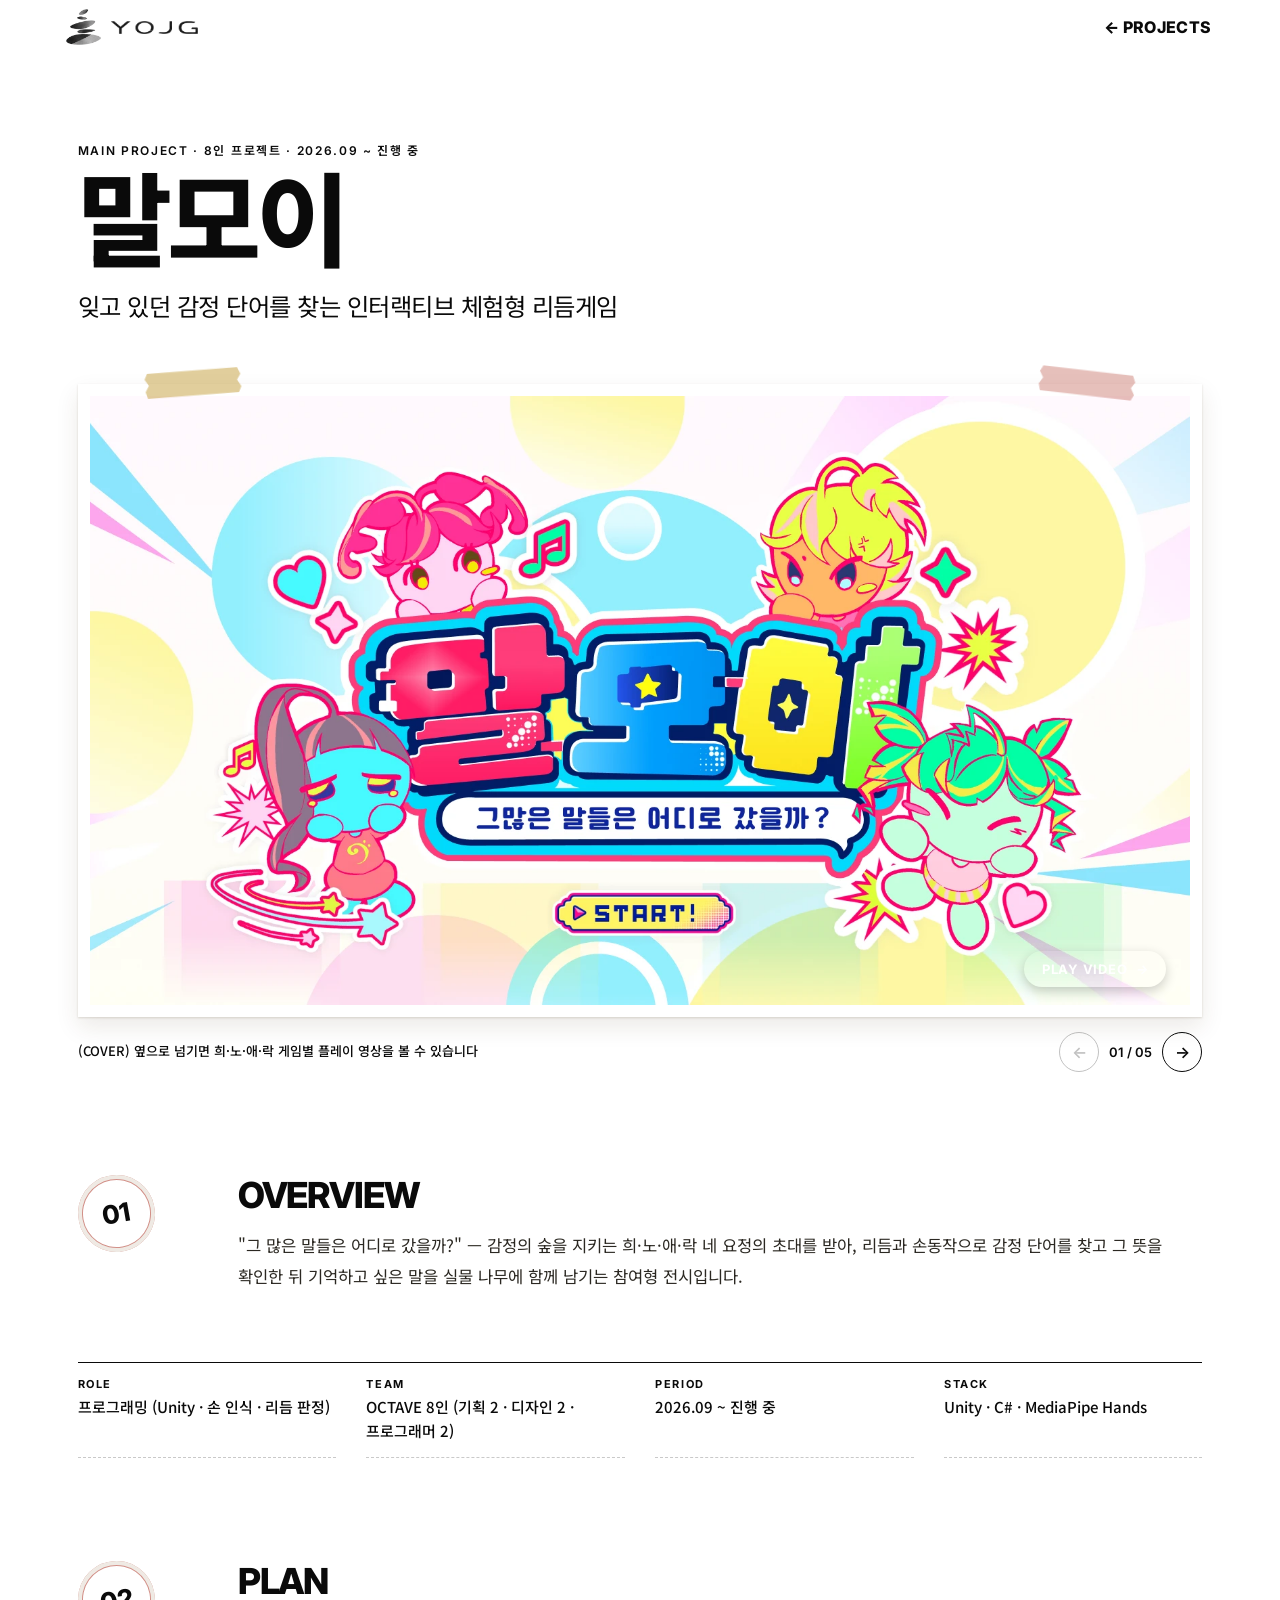
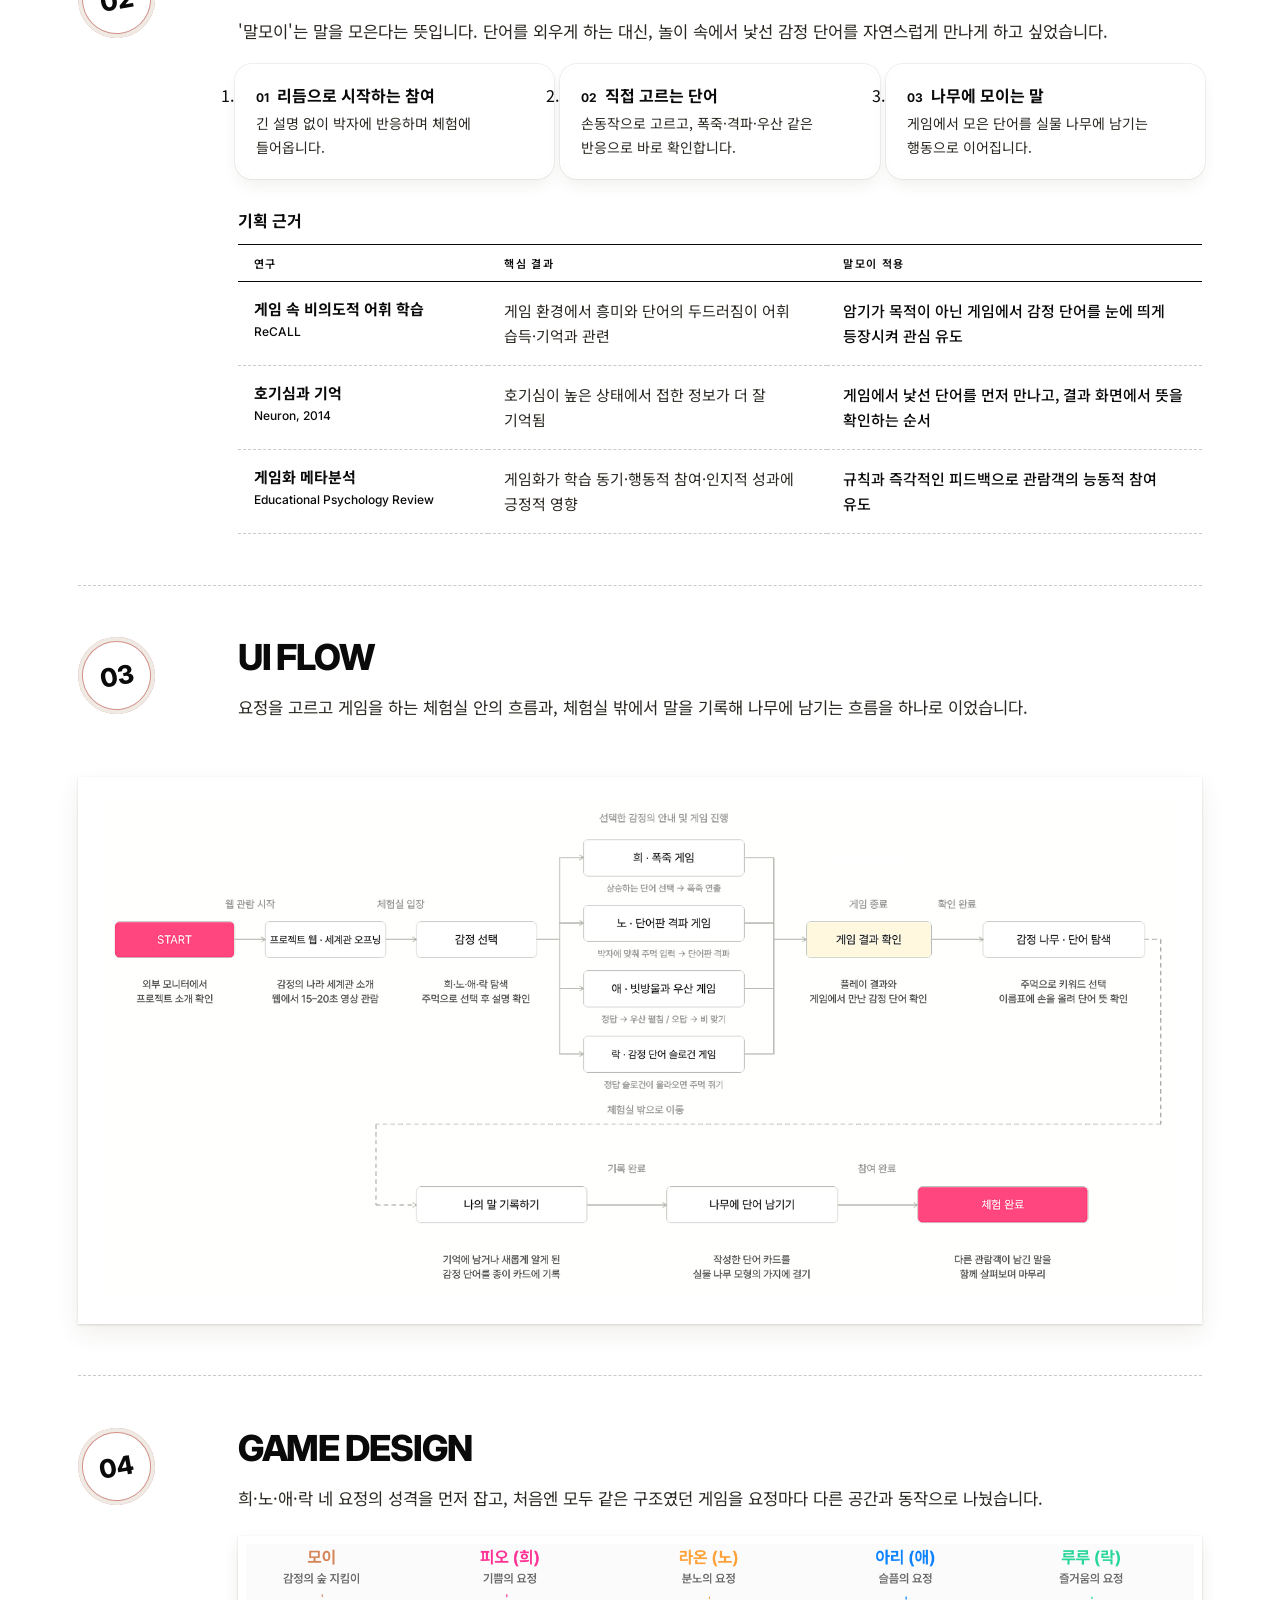
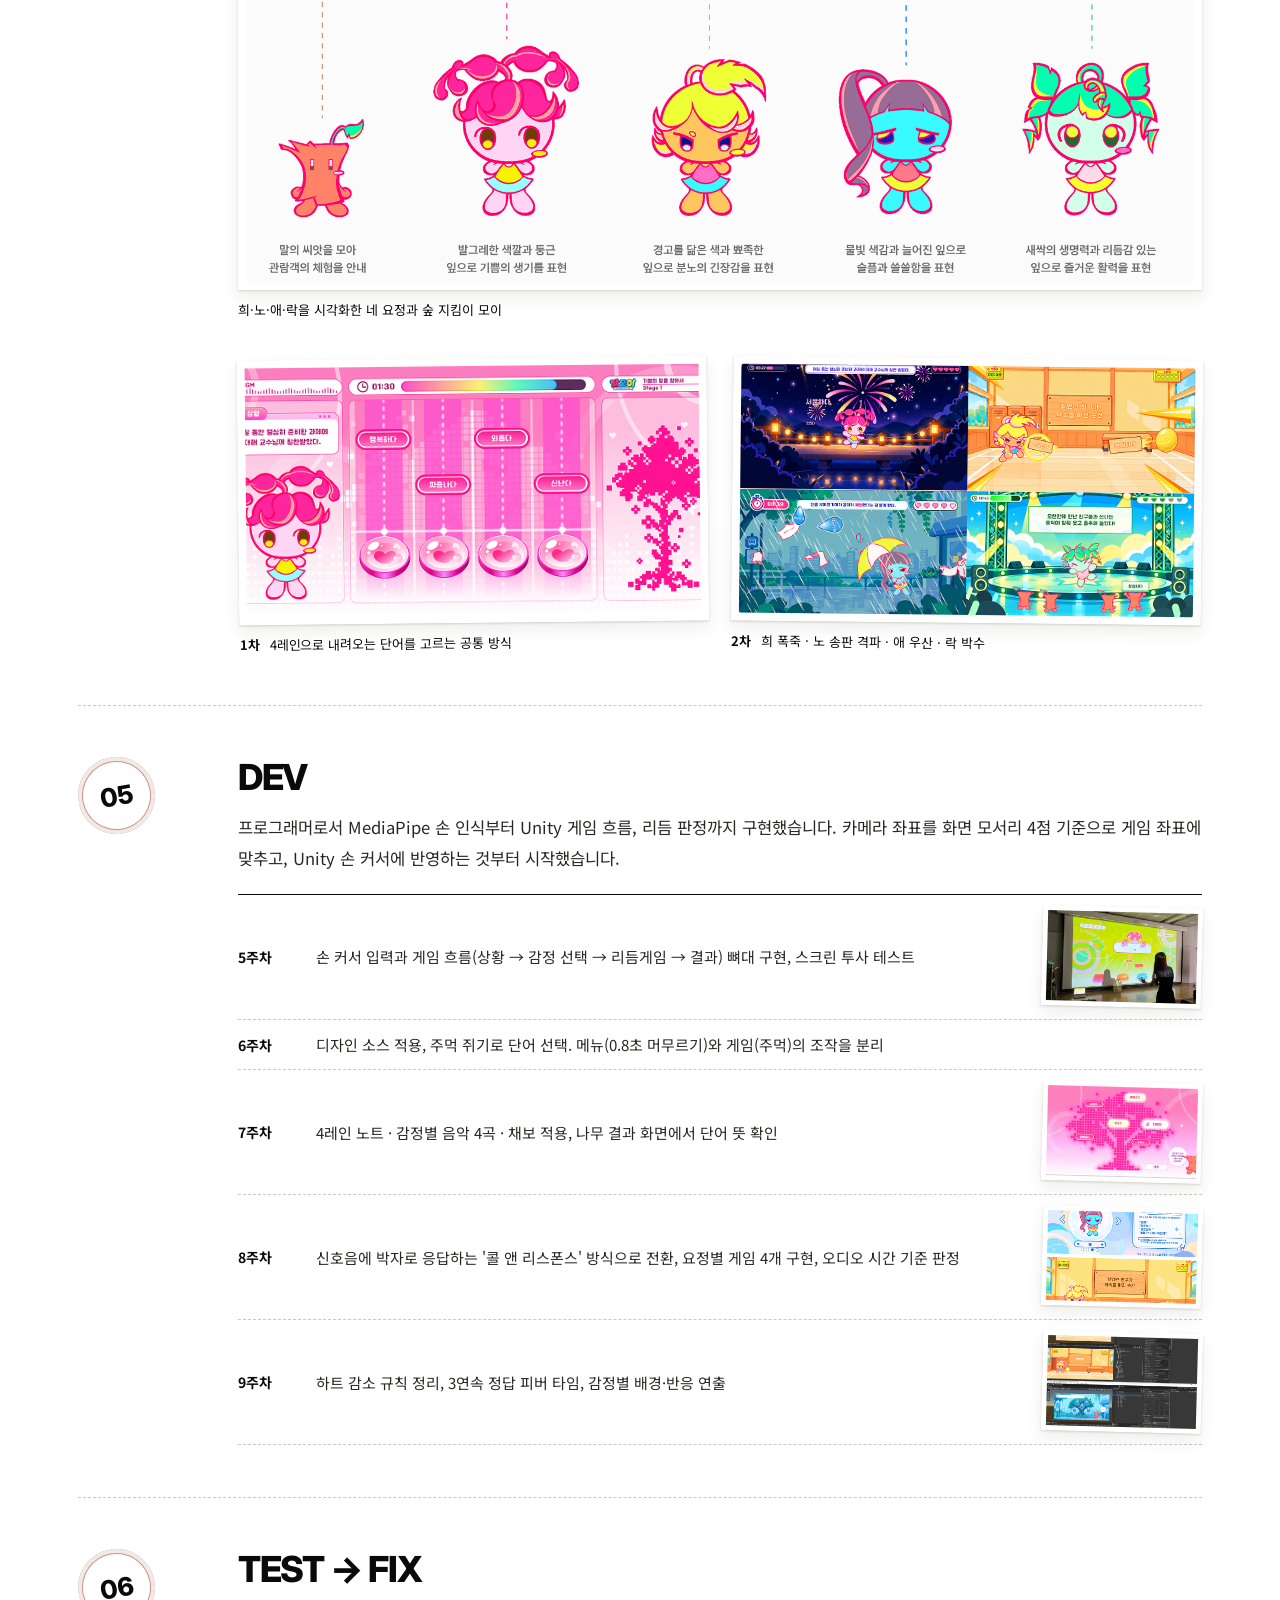
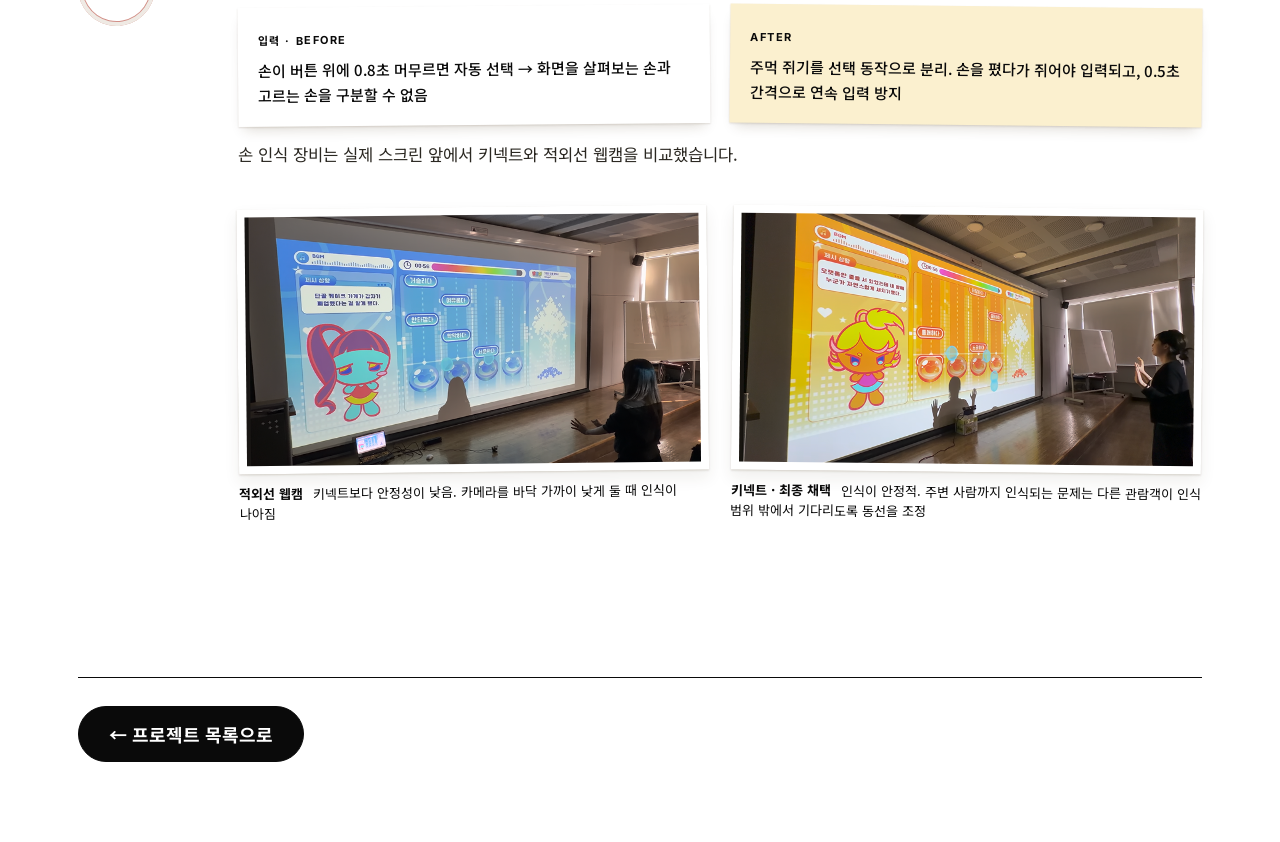
<file: malmoi.html>
<!DOCTYPE html>
<html lang="ko">
<head>
  <meta charset="UTF-8">
  <meta name="viewport" content="width=device-width, initial-scale=1">
  <title>말모이 — YOUJUNG PORTFOLIO</title>
  <meta name="description" content="잊고 있던 감정 단어를 찾는 인터랙티브 체험형 리듬게임, 말모이">
  <link rel="icon" href="assets/favicon.svg?v=3" type="image/svg+xml">
  <link rel="icon" href="assets/favicon-64.png?v=3" type="image/png" sizes="64x64">
  <link rel="shortcut icon" href="assets/favicon.ico?v=3">
  <link rel="apple-touch-icon" href="assets/apple-touch-icon.png?v=3">
  <link rel="preconnect" href="https://fonts.googleapis.com">
  <link rel="preconnect" href="https://fonts.gstatic.com" crossorigin>
  <link href="https://fonts.googleapis.com/css2?family=Inter:wght@300;400;600;800;900&family=Noto+Sans+KR:wght@300;400;500;700&display=swap" rel="stylesheet">
  <link rel="stylesheet" href="css/style.css?v=20261112j">
  <link rel="stylesheet" href="css/detail.css?v=20261118x">
</head>
<body class="scrolled detail">

  <a class="logo" href="index.html" aria-label="YOJG, 메인으로 이동"><img class="logo__tower" src="assets/logo-tower.png" alt=""><img class="logo__word" src="assets/logo-wordmark.png" alt="YOJG"></a>
  <nav class="nav" aria-label="메인 메뉴">
    <a href="index.html#projects">← PROJECTS</a>
  </nav>

  <main class="dt">
    <header class="dt__hero">
      <p class="dt__meta">MAIN PROJECT · 8인 프로젝트 · 2026.09 ~ 진행 중</p>
      <h1>말모이</h1>
      <p class="dt__lead">잊고 있던 감정 단어를 찾는 인터랙티브 체험형 리듬게임</p>
    </header>

    <!-- 대표 이미지 → 옆으로 넘기면 플레이 영상 -->
    <div class="dt__slider" id="dtSlider" aria-roledescription="carousel" aria-label="말모이 대표 이미지와 플레이 영상">
      <div class="dt__track" id="dtTrack" tabindex="0">
        <div class="dt__slide dt__cover" role="img" aria-label="말모이 대표 이미지"></div>
        <div class="dt__slide">
          <video src="assets/malmoi-play.mp4" poster="assets/malmoi-play-poster.webp" muted loop playsinline controls preload="metadata" aria-label="희 게임 플레이 영상"></video>
        </div>
        <div class="dt__slide">
          <video src="assets/malmoi-no.mp4" poster="assets/malmoi-no-poster.webp" muted loop playsinline controls preload="none" aria-label="노 게임 플레이 영상"></video>
        </div>
        <div class="dt__slide">
          <video src="assets/malmoi-ae.mp4" poster="assets/malmoi-ae-poster.webp" muted loop playsinline controls preload="none" aria-label="애 게임 플레이 영상"></video>
        </div>
        <div class="dt__slide">
          <video src="assets/malmoi-rak.mp4" poster="assets/malmoi-rak-poster.webp" muted loop playsinline controls preload="none" aria-label="락 게임 플레이 영상"></video>
        </div>
      </div>
      <button class="dt__play" id="dtPlay" type="button">PLAY VIDEO <i aria-hidden="true">→</i></button>
      <div class="dt__bar">
        <p class="dt__cap" id="dtCap" aria-live="polite"></p>
        <div class="dt__nav">
          <button type="button" id="dtPrev" aria-label="이전">←</button>
          <span id="dtCount">01 / 05</span>
          <button type="button" id="dtNext" aria-label="다음">→</button>
        </div>
      </div>
    </div>
    <script>
      (() => {
        const track = document.getElementById('dtTrack');
        const videos = [...track.children].map(s => s.querySelector('video'));
        const prev = document.getElementById('dtPrev'), next = document.getElementById('dtNext');
        const cap = document.getElementById('dtCap'), count = document.getElementById('dtCount');
        const play = document.getElementById('dtPlay');
        const reduce = matchMedia('(prefers-reduced-motion: reduce)').matches;
        const SOUND = ' · 소리는 영상 우측 하단에서 켤 수 있습니다';
        const CAPS = ['(COVER) 옆으로 넘기면 희·노·애·락 게임별 플레이 영상을 볼 수 있습니다',
                      '(희) 기쁨의 요정 피오의 게임 플레이 화면' + SOUND,
                      '(노) 다가오는 단어판을 주먹 쥐기로 격파하는 플레이 화면' + SOUND,
                      '(애) 손을 쥐었다 펴서 빗방울 단어를 우산으로 막는 플레이 화면' + SOUND,
                      '(락) 정답 슬로건이 올라올 때 박수로 응답하는 플레이 화면' + SOUND];
        const N = track.children.length;
        let idx = -1;
        const go = i => track.scrollTo({ left: i * track.clientWidth, behavior: reduce ? 'auto' : 'smooth' });
        const update = () => {
          const i = Math.round(track.scrollLeft / track.clientWidth);
          if (i === idx) return;
          idx = i;
          cap.textContent = CAPS[i];
          count.textContent = `0${i + 1} / 0${N}`;
          prev.disabled = i === 0; next.disabled = i === N - 1;
          play.hidden = i !== 0;
          /* 영상 슬라이드에 오면 재생, 벗어나면 멈춤 (움직임 줄이기 사용자는 직접 재생) */
          videos.forEach((v, k) => {
            if (!v) return;
            if (k === i && !reduce) v.play().catch(() => {});
            else if (k !== i) v.pause();
          });
        };
        track.addEventListener('scroll', () => requestAnimationFrame(update), { passive: true });
        addEventListener('resize', () => { track.scrollLeft = idx * track.clientWidth; });
        prev.addEventListener('click', () => go(idx - 1));
        next.addEventListener('click', () => go(idx + 1));
        play.addEventListener('click', () => go(1));
        track.addEventListener('keydown', e => {
          if (e.key === 'ArrowRight' && idx < N - 1) { e.preventDefault(); go(idx + 1); }
          if (e.key === 'ArrowLeft' && idx > 0) { e.preventDefault(); go(idx - 1); }
        });
        update();
      })();
    </script>

    <section class="dt__sec pc__step">
      <div class="pc__head"><b>01</b></div>
      <div class="pc__body">
        <h2 class="pc__title">OVERVIEW</h2>
        <p>"그 많은 말들은 어디로 갔을까?" — 감정의 숲을 지키는 희·노·애·락 네 요정의 초대를 받아, 리듬과 손동작으로 감정 단어를 찾고 그 뜻을 확인한 뒤 기억하고 싶은 말을 실물 나무에 함께 남기는 참여형 전시입니다.</p>
      </div>
      <dl class="dt__info pc__span">
        <div><dt>ROLE</dt><dd>프로그래밍 (Unity · 손 인식 · 리듬 판정)</dd></div>
        <div><dt>TEAM</dt><dd>OCTAVE 8인 (기획 2 · 디자인 2 · 프로그래머 2)</dd></div>
        <div><dt>PERIOD</dt><dd>2026.09 ~ 진행 중</dd></div>
        <div><dt>STACK</dt><dd>Unity · C# · MediaPipe Hands</dd></div>
      </dl>
    </section>

    <section class="dt__sec" id="process">

      <ol class="pc">
        <li class="pc__step">
          <div class="pc__head"><b>02</b></div>
          <div class="pc__body">
            <h3>PLAN</h3>
            <p>'말모이'는 말을 모은다는 뜻입니다. 단어를 외우게 하는 대신, 놀이 속에서 낯선 감정 단어를 자연스럽게 만나게 하고 싶었습니다.</p>
            <ol class="pc__refs">
              <li><h4>리듬으로 시작하는 참여</h4><p>긴 설명 없이 박자에 반응하며 체험에 들어옵니다.</p></li>
              <li><h4>직접 고르는 단어</h4><p>손동작으로 고르고, 폭죽·격파·우산 같은 반응으로 바로 확인합니다.</p></li>
              <li><h4>나무에 모이는 말</h4><p>게임에서 모은 단어를 실물 나무에 남기는 행동으로 이어집니다.</p></li>
            </ol>
            <table class="pc__research">
              <caption>기획 근거</caption>
              <thead><tr><th scope="col">연구</th><th scope="col">핵심 결과</th><th scope="col">말모이 적용</th></tr></thead>
              <tbody>
                <tr><th scope="row">게임 속 비의도적 어휘 학습<small>ReCALL</small></th><td data-label="핵심 결과">게임 환경에서 흥미와 단어의 두드러짐이 어휘 습득·기억과 관련</td><td data-label="말모이 적용">암기가 목적이 아닌 게임에서 감정 단어를 눈에 띄게 등장시켜 관심 유도</td></tr>
                <tr><th scope="row">호기심과 기억<small>Neuron, 2014</small></th><td data-label="핵심 결과">호기심이 높은 상태에서 접한 정보가 더 잘 기억됨</td><td data-label="말모이 적용">게임에서 낯선 단어를 먼저 만나고, 결과 화면에서 뜻을 확인하는 순서</td></tr>
                <tr><th scope="row">게임화 메타분석<small>Educational Psychology Review</small></th><td data-label="핵심 결과">게임화가 학습 동기·행동적 참여·인지적 성과에 긍정적 영향</td><td data-label="말모이 적용">규칙과 즉각적인 피드백으로 관람객의 능동적 참여 유도</td></tr>
              </tbody>
            </table>
          </div>
        </li>

        <li class="pc__step">
          <div class="pc__head"><b>03</b></div>
          <div class="pc__body">
            <h3>UI FLOW</h3>
            <p>요정을 고르고 게임을 하는 체험실 안의 흐름과, 체험실 밖에서 말을 기록해 나무에 남기는 흐름을 하나로 이었습니다.</p>
          </div>
          <figure class="pc__wide">
            <img src="assets/malmoi/ui-flow.png" alt="체험 UI 플로우: START → 프로젝트 웹·세계관 오프닝 → 감정 선택 → 희 폭죽 / 노 단어판 격파 / 애 빗방울과 우산 / 락 감정 단어 슬로건 게임 → 게임 결과 확인 → 감정 나무·단어 탐색 → 체험실 밖으로 이동 → 나의 말 기록하기 → 나무에 단어 남기기 → 체험 완료" loading="lazy" width="1590" height="725">
          </figure>
        </li>

        <li class="pc__step">
          <div class="pc__head"><b>04</b></div>
          <div class="pc__body">
            <h3>GAME DESIGN</h3>
            <p>희·노·애·락 네 요정의 성격을 먼저 잡고, 처음엔 모두 같은 구조였던 게임을 요정마다 다른 공간과 동작으로 나눴습니다.</p>
            <figure class="pc__fig"><img src="assets/malmoi/characters.webp?v=3" alt="모이, 피오(희), 라온(노), 아리(애), 루루(락) 캐릭터" loading="lazy" width="1600" height="570"><figcaption>희·노·애·락을 시각화한 네 요정과 숲 지킴이 모이</figcaption></figure>
            <div class="pc__pair">
              <figure><img src="assets/malmoi/design-v1.webp?v=3" alt="1차 공통 리듬게임 화면" loading="lazy" width="642" height="300"><figcaption><b>1차</b> 4레인으로 내려오는 단어를 고르는 공통 방식</figcaption></figure>
              <figure><img src="assets/malmoi/design-v2.webp?v=3" alt="2차 요정별 리듬게임 화면 4종" loading="lazy" width="616" height="348"><figcaption><b>2차</b> 희 폭죽 · 노 송판 격파 · 애 우산 · 락 박수</figcaption></figure>
            </div>
          </div>
        </li>

        <li class="pc__step">
          <div class="pc__head"><b>05</b></div>
          <div class="pc__body">
            <h3>DEV</h3>
            <p>프로그래머로서 MediaPipe 손 인식부터 Unity 게임 흐름, 리듬 판정까지 구현했습니다. 카메라 좌표를 화면 모서리 4점 기준으로 게임 좌표에 맞추고, Unity 손 커서에 반영하는 것부터 시작했습니다.</p>
            <ol class="pc__weeks">
              <li><b>5주차</b><span>손 커서 입력과 게임 흐름(상황 → 감정 선택 → 리듬게임 → 결과) 뼈대 구현, 스크린 투사 테스트</span><img src="assets/malmoi/week5.webp?v=3" alt="5주차 스크린 투사 손 인식 테스트" loading="lazy" width="549" height="299"></li>
              <li><b>6주차</b><span>디자인 소스 적용, 주먹 쥐기로 단어 선택. 메뉴(0.8초 머무르기)와 게임(주먹)의 조작을 분리</span></li>
              <li><b>7주차</b><span>4레인 노트 · 감정별 음악 4곡 · 채보 적용, 나무 결과 화면에서 단어 뜻 확인</span><img src="assets/malmoi/week7-tree.webp?v=3" alt="7주차 나무 결과 화면" loading="lazy" width="483" height="226"></li>
              <li><b>8주차</b><span>신호음에 박자로 응답하는 '콜 앤 리스폰스' 방식으로 전환, 요정별 게임 4개 구현, 오디오 시간 기준 판정</span><img src="assets/malmoi/week8.webp?v=3" alt="8주차 캐릭터 선택과 노 격파 게임 화면" loading="lazy" width="595" height="563"></li>
              <li><b>9주차</b><span>하트 감소 규칙 정리, 3연속 정답 피버 타임, 감정별 배경·반응 연출</span><img src="assets/malmoi/week9.webp?v=3" alt="9주차 Unity 작업 화면" loading="lazy" width="523" height="550"></li>
            </ol>
          </div>
        </li>

        <li class="pc__step">
          <div class="pc__head"><b>06</b></div>
          <div class="pc__body">
            <h3>TEST → FIX</h3>
            <div class="pc__ba">
              <div><em>입력 · BEFORE</em><p>손이 버튼 위에 0.8초 머무르면 자동 선택 → 화면을 살펴보는 손과 고르는 손을 구분할 수 없음</p></div>
              <div><em>AFTER</em><p>주먹 쥐기를 선택 동작으로 분리. 손을 폈다가 쥐어야 입력되고, 0.5초 간격으로 연속 입력 방지</p></div>
            </div>
            <p>손 인식 장비는 실제 스크린 앞에서 키넥트와 적외선 웹캠을 비교했습니다.</p>
            <div class="pc__pair">
              <figure><img src="assets/malmoi/ir-webcam.webp?v=3" alt="적외선 웹캠으로 손 인식 테스트하는 모습" loading="lazy" width="736" height="410"><figcaption><b>적외선 웹캠</b> 키넥트보다 안정성이 낮음. 카메라를 바닥 가까이 낮게 둘 때 인식이 나아짐</figcaption></figure>
              <figure><img src="assets/malmoi/kinect.webp?v=3" alt="키넥트로 손 인식 테스트하는 모습" loading="lazy" width="738" height="411"><figcaption><b>키넥트 · 최종 채택</b> 인식이 안정적. 주변 사람까지 인식되는 문제는 다른 관람객이 인식 범위 밖에서 기다리도록 동선을 조정</figcaption></figure>
            </div>
          </div>
        </li>
      </ol>
    </section>

    <footer class="dt__foot"><a class="btn btn--fill" href="index.html#projects">← 프로젝트 목록으로</a></footer>
  </main>
</body>
</html>
</file>
<file: css/style.css>
:root{
  --ink:#0a0a0a; --bg:#fff; --gray:#d9d9d9; --paper:#efeae4; --mute:#8a8a8a;
  --line:#3d8fd0; /* 파랑 = 연결선 (과정) : 선 · BAR */
  --hl:#f4e86d;   /* 노랑 = 점 (결과·포인트) : 점 · 형광펜. 원래 메인의 노란 선 색 */
  --pad:clamp(20px,4.5vw,64px);
  --en:'Inter','Noto Sans KR',sans-serif; --kr:'Noto Sans KR','Inter',sans-serif;
}
*{box-sizing:border-box;margin:0;padding:0}
html{scroll-behavior:smooth}
body{background:var(--bg);color:var(--ink);font-family:var(--kr);line-height:1.6;overflow-x:hidden;-webkit-font-smoothing:antialiased}
a{color:inherit;text-decoration:none}
ul{list-style:none}
button,input,textarea{font:inherit;color:inherit}
svg.tower{display:block;width:100%;height:100%;overflow:visible}


/* ---------- HEADER ---------- */
body::before{content:"";position:fixed;left:0;right:0;top:0;height:54px;z-index:49;background:rgba(255,255,255,.8);-webkit-backdrop-filter:blur(8px);backdrop-filter:blur(8px)}
.logo{position:fixed;left:var(--pad);top:7px;z-index:50;padding:2px 8px;display:flex;align-items:center;gap:10px;
  opacity:0;transform:translateY(-12px);pointer-events:none;transition:.35s}
.logo__tower{height:36px;width:auto;display:block}
.logo__word{height:13px;width:auto;display:block}
.scrolled .logo{opacity:1;transform:none;pointer-events:auto}
.nav{position:fixed;right:var(--pad);top:12px;z-index:50;display:flex;gap:4px}
.nav a{padding:4px 11px;font:800 16px/1.4 var(--en);letter-spacing:.02em;transition:.2s}
.nav a:hover,.nav a.on{background:var(--ink);color:#fff}
.nav-toggle{display:none}

/* ---------- COMMON ---------- */
.reveal{opacity:0;transform:translateY(34px);transition:opacity .9s ease,transform .9s cubic-bezier(.2,.7,.2,1)}
.reveal.in{opacity:1;transform:none}

main{position:relative;overflow-x:clip}
/* 예전 메인의 흐름선 (파랑·검정·노랑) */
.flow{position:absolute;left:0;top:0;width:100%;height:100vh;z-index:1;overflow:visible;pointer-events:none;will-change:transform}
.flow line{stroke-width:12;stroke-linecap:butt}
/* 선의 교차점 태그 (돌탑보다 위) */
.flowtags{position:absolute;left:0;top:0;width:100%;height:0;z-index:3;pointer-events:none;will-change:transform}
.ftag{position:absolute;left:0;top:0;display:flex;align-items:center;gap:6px;white-space:nowrap}
.ftag>*{opacity:0;transform:translateY(8px);transition:opacity .5s ease,transform .5s ease}
.ftag.on>*{opacity:1;transform:none}
.ftag i{width:18px;height:18px;margin:-9px 0 0 -9px;position:absolute;left:0;top:0;border-radius:50%;background:var(--hl);border:3px solid var(--line)}
.ftag em{position:absolute;left:18px;top:0;translate:0 -50%;padding:7px 14px;border-radius:99px;background:#fff;font:800 clamp(11px,.85vw,15px)/1 var(--en);font-style:normal;letter-spacing:.1em;color:var(--ink);box-shadow:0 2px 10px rgba(0,0,0,.08)}
.ftag--flip em{left:auto;right:18px}
.ftag small{font-size:1em;color:var(--mute)}
@media (prefers-reduced-motion:reduce){.ftag>*{transition:none}}
/* 텍스트 블록: 아무 영향도 받지 않는 완전한 흰색 */
.pitem__info,.abt__body,.skl__group,.cts__hero>div:first-child,.cts__links,.cts__form{background:#fff}
/* 텍스트가 선에 뚫리지 않도록 About 정보는 흰 배경 */
.abt__info{background:#fff;padding:0 clamp(8px,1vw,16px)}

.pills{display:flex;flex-wrap:wrap;gap:8px;margin-bottom:clamp(36px,5vw,72px)}
.pill{display:inline-block;border:1.5px solid var(--ink);border-radius:99px;padding:4px 16px;font:700 16px/1.6 var(--kr);transition:.2s}
.pill:hover{background:var(--ink);color:#fff}
.btn{display:inline-block;border:1.5px solid var(--ink);border-radius:99px;padding:14px 30px;font:700 18px var(--kr);cursor:pointer;background:#fff;transition:.2s}
.btn:hover{background:var(--ink);color:#fff}
.btn--fill{background:var(--ink);color:#fff}
.btn--fill:hover{background:#fff;color:var(--ink)}
.form{display:grid;gap:16px}
.form label{display:grid;gap:6px;font:800 14px var(--en);letter-spacing:.06em}
.form input,.form textarea{border:0;border-bottom:1.5px solid var(--ink);padding:8px 0;background:transparent;font-size:19px;outline:0;border-radius:0;resize:vertical}
.form input:focus,.form textarea:focus{background:var(--paper)}
.form .btn{justify-self:start}
.form__note{font-size:15px;color:#c0392b;min-height:1em}
.foot{margin-top:clamp(60px,9vw,130px);padding-top:16px;border-top:1.5px solid var(--ink);display:flex;justify-content:space-between;gap:16px;font:600 15px var(--en)}

/* ---------- RESPONSIVE ---------- */
@media (max-width:720px){
  .nav{flex-direction:column;align-items:flex-end;top:54px;opacity:0;pointer-events:none;transform:translateY(-8px);transition:.25s}
  .nav.open{opacity:1;pointer-events:auto;transform:none}
  .nav a{background:rgba(255,255,255,.8)}
  .nav-toggle{display:block;position:fixed;right:var(--pad);top:12px;z-index:51;background:none;border:0;padding:3px 9px;font:800 16px/1.4 var(--en);cursor:pointer}
  .nav a,.nav-toggle{font-size:14px}
}
@media (prefers-reduced-motion:reduce){
  html{scroll-behavior:auto}
  .reveal{transition:none;opacity:1;transform:none}
}

/* ---------- PROJECT MODAL ---------- */
body.modal-open{overflow:hidden}
.pmodal{position:fixed;inset:0;z-index:300;display:none;align-items:center;justify-content:center;padding:clamp(12px,3vw,40px)}
.pmodal.is-open{display:flex}
.pmodal__backdrop{position:absolute;inset:0;background:rgba(10,10,10,.55)}
.pmodal__panel{position:relative;width:min(1000px,100%);max-height:100%;overflow:auto;background:#fff;border:1.5px solid var(--ink);box-shadow:10px 10px 0 var(--ink);overscroll-behavior:contain}
.pmodal__close{position:absolute;right:14px;top:14px;z-index:2;width:40px;height:40px;border:1.5px solid var(--ink);border-radius:50%;background:#fff;font:600 16px var(--en);cursor:pointer;transition:.2s}
.pmodal__close:hover{background:var(--ink);color:#fff}
.pmodal__thumb{aspect-ratio:246/124;background:var(--gray) center/cover no-repeat;border-bottom:1.5px solid var(--ink)}
.pmodal__body{padding:clamp(24px,4vw,48px)}
.pmodal__meta{font:600 14px var(--en);color:var(--mute);letter-spacing:.02em}
.pmodal__title{margin-top:6px;font:900 clamp(30px,5vw,56px)/1.1 var(--kr);letter-spacing:-.03em}
.pmodal__lead{margin-top:14px;font:700 clamp(16px,1.8vw,20px)/1.5 var(--kr)}
.pmodal__desc{margin-top:14px;font:400 clamp(14px,1.5vw,17px)/1.75 var(--kr);color:#333;word-break:keep-all}
.pmodal__list{margin-top:28px;border-top:1.5px solid var(--ink);list-style:none}
.pmodal__list li{display:grid;grid-template-columns:150px 1fr;gap:12px;padding:12px 0;border-bottom:1px solid #ddd;font-size:clamp(14px,1.4vw,16px);line-height:1.65}
.pmodal__list strong{font-weight:700}
.pmodal__list span{color:#333;word-break:keep-all}
.pmodal__stack{margin-top:24px;display:flex;flex-wrap:wrap;align-items:center;gap:8px}
.pmodal__stack-label{margin-right:6px;font:600 12px var(--en);letter-spacing:.1em;color:#b5b5b5}
.chip{display:inline-block;border:1.5px solid var(--ink);border-radius:99px;background:#fff;padding:3px 16px;font:500 13px/1.6 var(--en);color:#777}
@media (max-width:720px){
  .pmodal__list li{grid-template-columns:1fr;gap:2px}
}
.pmodal__link{display:inline-block;margin-top:28px}
.pmodal__link[hidden]{display:none}
.pmodal__story{margin-top:14px;font:500 clamp(14px,1.5vw,17px)/1.75 var(--kr);color:#333;word-break:keep-all}
.pmodal__story[hidden],.pmodal__fix[hidden]{display:none}
.pmodal__fix{margin-top:28px;padding:clamp(16px,2.4vw,26px);border:1.5px dashed var(--ink)}
.pmodal__fix-label{font:600 12px var(--en);letter-spacing:.1em;color:var(--mute)}
.pmodal__fix-item{margin-top:18px}
.pmodal__fix-item+.pmodal__fix-item{margin-top:26px}
.pmodal__fix h4{margin-top:4px;font:800 clamp(16px,1.8vw,20px)/1.4 var(--kr)}
.pmodal__fix dl>div{display:grid;grid-template-columns:90px 1fr;gap:12px;padding:10px 0;border-bottom:1px solid #ddd;line-height:1.7;font-size:clamp(14px,1.4vw,16px)}
.pmodal__fix dl{margin-top:10px;border-top:1.5px solid var(--ink)}
.pmodal__fix dt{font-weight:700}
.pmodal__fix dd{color:#333;word-break:keep-all}
@media(max-width:720px){.pmodal__fix dl>div{grid-template-columns:1fr;gap:2px}}
.pmodal__panel{scrollbar-width:none;-ms-overflow-style:none}
.pmodal__panel::-webkit-scrollbar{display:none}

/* ---------- PROJECTS v3 · 에디토리얼 쇼케이스 ---------- */
.pshow{position:relative;overflow-x:clip;overflow-y:visible;padding:clamp(90px,11vw,200px) 0 clamp(90px,11vw,200px)}
.pshow__wrap{position:relative;z-index:2;max-width:1440px;margin:0 auto;padding:0 clamp(20px,6vw,115px)}
/* 사선은 섹션의 시작·끝 경계에만 */
.pshow__deco{position:absolute;z-index:1;height:12px;transform-origin:center;pointer-events:none}
/* 메인 화면 아래에서 시작해 PROJECT 섹션으로 이어지는 하나의 검정 선 (섹션 경계에 걸쳐 있음) */
.pshow__deco--bottom{display:none;left:-6vw;bottom:clamp(40px,6vw,110px);width:30vw;background:#5BA8D8;transform:rotate(-18deg)}
.pshow__head{display:flex;align-items:flex-end;justify-content:space-between;gap:20px;margin-bottom:clamp(28px,3.5vw,56px)}
.pshow__title{position:relative;font:900 clamp(44px,7vw,130px)/1 var(--en);letter-spacing:-.04em}
.pshow__title span{position:absolute;right:100%;margin-right:.3em;bottom:.12em;font:600 clamp(14px,1.2vw,18px)/1 var(--en);letter-spacing:0;color:var(--mute)}
.pshow__count{font:600 clamp(11px,.9vw,13px)/1 var(--en);letter-spacing:.14em;color:var(--mute);padding-bottom:.6em}
.pshow__grid{display:grid;grid-template-columns:repeat(3,minmax(0,1fr));gap:clamp(40px,4vw,64px) clamp(20px,2vw,32px)}

.pitem{position:relative;cursor:pointer;background:#fff}
.pitem:focus-visible{outline:2px solid var(--ink);outline-offset:8px}
.pitem__media{position:relative;overflow:hidden;background:var(--gray)}
.pitem__thumb{aspect-ratio:4/3;background:var(--gray) center/cover no-repeat;transition:transform .7s cubic-bezier(.2,.7,.2,1)}
.pitem:hover .pitem__thumb{transform:scale(1.03)}
.pitem__info{padding:clamp(14px,1.2vw,20px) 0 0}
.pitem__meta{display:flex;align-items:center;gap:12px;margin-bottom:8px;font:700 clamp(10px,.85vw,12px)/1 var(--en);letter-spacing:.12em;color:var(--mute)}
.pitem__meta span:first-child{color:var(--ink)}
.pitem__arrow{margin-left:auto;font:400 clamp(18px,1.6vw,26px)/1 var(--en);color:var(--ink);font-style:normal;transition:transform .4s cubic-bezier(.2,.7,.2,1)}
.pitem:hover .pitem__arrow{transform:translate(4px,-4px)}
.pitem__info h3{font:800 clamp(18px,1.6vw,24px)/1.3 var(--kr)}
.pitem__info h3 em{font:600 clamp(11px,.9vw,14px) var(--kr);font-style:normal;color:var(--mute);margin-left:.5em}
.pitem__info p{font:400 clamp(13px,1vw,15px)/1.6 var(--kr);color:#333;margin-top:2px}
.pitem__info small{display:block;font:400 clamp(11px,.85vw,13px)/1.6 var(--kr);color:var(--mute)}
.pitem.is-ping .pitem__media{outline:3px solid var(--ink);outline-offset:6px}
@media (max-width:720px){
  .pshow__grid{grid-template-columns:1fr}
  .pshow__head{flex-direction:column;align-items:flex-start;gap:8px}
  .pshow__title span{position:static;display:block;margin:0 0 8px}
  .pshow__deco{width:46vw}
}
@media (max-width:1100px){.pshow__grid{grid-template-columns:repeat(2,minmax(0,1fr))}}
@media (max-width:640px){.pshow__grid{grid-template-columns:1fr}}
@media (prefers-reduced-motion:reduce){.pitem__thumb,.pitem__arrow{transition:none}}
/* ---------- ABOUT v2 · 에디토리얼 ---------- */
[hidden]{display:none !important}
.abt{padding:clamp(90px,11vw,200px) 0}
.abt__wrap{max-width:1440px;margin:0 auto;padding:0 clamp(20px,6vw,115px)}
.abt__head{display:flex;align-items:flex-end;justify-content:space-between;gap:20px;margin-bottom:clamp(28px,3.5vw,56px);border-bottom:1.5px solid var(--ink);padding-bottom:clamp(14px,1.6vw,24px)}
.abt__title{position:relative;font:900 clamp(44px,7vw,130px)/1 var(--en);letter-spacing:-.04em}
.abt__title span{position:absolute;right:100%;margin-right:.3em;bottom:.12em;font:600 clamp(14px,1.2vw,18px)/1 var(--en);letter-spacing:0;color:var(--mute)}
.abt__count{font:600 clamp(11px,.9vw,13px)/1 var(--en);letter-spacing:.14em;color:var(--mute);padding-bottom:.6em}
.abt__grid{display:grid;grid-template-columns:5fr 7fr;gap:clamp(28px,5vw,96px);align-items:start}
.abt__photo{background:var(--gray) url(../assets/profile.webp) center top/cover no-repeat;width:100%;aspect-ratio:3/4}
.abt__eyebrow{font:700 clamp(11px,.9vw,13px)/1 var(--en);letter-spacing:.14em;color:var(--mute)}
.abt__name{font:900 clamp(48px,6.5vw,112px)/1.05 var(--kr);letter-spacing:-.04em;margin:clamp(10px,1.2vw,18px) 0 clamp(20px,2.4vw,36px)}
.abt__slogan{font:300 clamp(20px,2.3vw,34px)/1.5 var(--kr);letter-spacing:-.02em}
.abt__slogan strong{font-weight:700}
.abt__lead{margin-top:clamp(14px,1.6vw,24px);font:400 clamp(14px,1.1vw,17px)/1.7 var(--kr);color:#444}
.abt .pills{margin:clamp(20px,2.2vw,32px) 0 clamp(36px,4vw,64px)}
.abt__what{border-top:1.5px solid var(--ink);padding-top:14px}
.abt__what h4{font:800 clamp(11px,.9vw,13px)/1 var(--en);letter-spacing:.14em;margin-bottom:clamp(14px,1.6vw,24px)}
.abt__what ol{display:grid;grid-template-columns:repeat(3,minmax(0,1fr));gap:clamp(16px,2vw,32px);list-style:none}
.abt__what li span{display:block;font:700 clamp(11px,.9vw,13px)/1 var(--en);color:var(--mute);margin-bottom:8px}
.abt__what li b{display:block;font:900 clamp(22px,2.4vw,38px)/1.1 var(--en);letter-spacing:-.03em}
.abt__what li p{margin-top:8px;font:400 clamp(12px,1vw,15px)/1.5 var(--kr);color:#444}
.abt__info{margin-top:clamp(48px,6vw,96px);border-top:1.5px solid var(--ink);display:grid;grid-template-columns:repeat(2,minmax(0,1fr));column-gap:clamp(24px,5vw,96px)}
.abt__info>div{display:grid;grid-template-columns:110px 1fr;gap:12px;padding:12px 0;border-bottom:1px solid #ddd;font-size:clamp(13px,1vw,15px);line-height:1.7}
.abt__info dt{font:800 12px/2 var(--en);letter-spacing:.08em}
.abt__info small{color:var(--mute);margin-left:6px;font-size:.9em}
.abt__info a{border-bottom:1px solid transparent}
.abt__info a:hover{border-color:var(--ink)}
@media (max-width:860px){
  .abt__grid{grid-template-columns:1fr}
  .abt__photo{max-width:360px}
  .abt__info{grid-template-columns:1fr}
}
@media (max-width:720px){
  .abt__title span{position:static;display:block;margin:0 0 8px}
  .abt__what ol{grid-template-columns:1fr}
  .abt__info>div{grid-template-columns:90px 1fr}
}
/* ---------- SKILLS v2 · 에디토리얼 목록 (숙련도 % 제거, 사용한 프로젝트로 연결) ---------- */
.skl{padding:clamp(90px,11vw,200px) 0}
.skl__wrap{max-width:1440px;margin:0 auto;padding:0 clamp(20px,6vw,115px)}
.skl__head{display:flex;align-items:flex-end;justify-content:space-between;gap:20px;margin-bottom:clamp(28px,3.5vw,56px);border-bottom:1.5px solid var(--ink);padding-bottom:clamp(14px,1.6vw,24px)}
.skl__title{position:relative;font:900 clamp(44px,7vw,130px)/1 var(--en);letter-spacing:-.04em}
.skl__title span{position:absolute;right:100%;margin-right:.3em;bottom:.12em;font:600 clamp(14px,1.2vw,18px)/1 var(--en);letter-spacing:0;color:var(--mute)}
.skl__count{font:600 clamp(11px,.9vw,13px)/1.4 var(--en);letter-spacing:.14em;color:var(--mute);padding-bottom:.6em;text-align:right}
.skl__group+.skl__group{margin-top:clamp(48px,6vw,96px)}
.skl__group h3{display:flex;align-items:baseline;justify-content:space-between;padding-bottom:12px;border-bottom:1.5px solid var(--ink)}
.skl__group h3 b{font:800 clamp(12px,1vw,14px)/1 var(--en);letter-spacing:.14em}
.skl__group h3 small{font:600 clamp(11px,.9vw,13px)/1 var(--en);letter-spacing:.14em;color:var(--mute)}
.skl__group li{display:grid;grid-template-columns:clamp(36px,4vw,64px) minmax(0,1.1fr) minmax(0,1.5fr) minmax(0,1.3fr);align-items:center;gap:clamp(12px,2vw,32px);padding:clamp(16px,1.8vw,28px) clamp(8px,1vw,16px);border-bottom:1px solid #ddd;transition:background .25s,color .25s}
.skl__group li:hover{background:var(--ink);color:#fff}
.skl__no{font:700 clamp(11px,.9vw,13px)/1 var(--en);color:var(--mute)}
.skl__group li b{font:800 clamp(24px,2.7vw,40px)/1.15 var(--en);letter-spacing:-.03em}
.skl__group li p{font:400 clamp(13px,1.1vw,17px)/1.5 var(--kr);opacity:.8;transform-origin:left center;transition:transform .35s cubic-bezier(.2,.7,.2,1),opacity .35s}
/* 호버 : 설명은 작고 연하게 아래로, 그 위에 숙련도 BAR + 수치 */
.skl__desc{position:relative}
.skl__bar{position:absolute;left:0;right:0;bottom:calc(100% - 4px);display:flex;align-items:center;gap:12px;opacity:0;transform:translateY(6px);transition:opacity .3s,transform .35s cubic-bezier(.2,.7,.2,1);pointer-events:none}
.skl__bar i{position:relative;flex:1;height:4px;background:rgba(255,255,255,.22);overflow:hidden}
.skl__bar i::after{content:"";position:absolute;inset:0;width:calc(var(--v) * 1%);background:var(--line);transform:scaleX(0);transform-origin:left;transition:transform .7s cubic-bezier(.2,.7,.2,1) .05s}
.skl__bar em{font:800 clamp(14px,1.1vw,18px)/1 var(--en);font-style:normal;min-width:3.2em;text-align:right}
.skl__group li:hover .skl__bar{opacity:1;transform:none}
.skl__group li:hover .skl__bar i::after{transform:scaleX(1)}
.skl__group li:hover p{transform:translateY(12px) scale(.82);opacity:.5}
@media (prefers-reduced-motion:reduce){.skl__bar,.skl__bar i::after,.skl__group li p{transition:none}}
.skl__used{display:flex;flex-wrap:wrap;gap:8px;justify-content:flex-end}
.skl__used a{font:500 clamp(12px,.95vw,14px)/1.6 var(--kr);border:1.5px solid currentColor;border-radius:99px;padding:2px 14px;transition:background .2s,color .2s}
.skl__used a:hover,.skl__used a:focus-visible{background:var(--ink);color:#fff}
.skl__group li:hover .skl__used a:hover,.skl__group li:hover .skl__used a:focus-visible{background:#fff;color:var(--ink)}
@media (max-width:860px){
  .skl__group li{grid-template-columns:36px minmax(0,1fr);row-gap:6px}
  .skl__group li .skl__desc,.skl__used{grid-column:2}
  .skl__desc{margin-top:22px}
  .skl__used{justify-content:flex-start}
  .skl__count{display:none}
}
@media (max-width:720px){.skl__title span{position:static;display:block;margin:0 0 8px}}
/* ---------- CONTACT v2 · 마무리 화면 ---------- */
.cts{padding:clamp(90px,11vw,200px) 0 28px}
.cts__wrap{max-width:1440px;margin:0 auto;padding:0 clamp(20px,6vw,115px)}
.cts__head{display:flex;align-items:flex-end;justify-content:space-between;gap:20px;margin-bottom:clamp(28px,3.5vw,56px);border-bottom:1.5px solid var(--ink);padding-bottom:clamp(14px,1.6vw,24px)}
.cts__title{position:relative;font:900 clamp(44px,7vw,130px)/1 var(--en);letter-spacing:-.04em}
.cts__title span{position:absolute;right:100%;margin-right:.3em;bottom:.12em;font:600 clamp(14px,1.2vw,18px)/1 var(--en);letter-spacing:0;color:var(--mute)}
.cts__count{font:600 clamp(11px,.9vw,13px)/1 var(--en);letter-spacing:.14em;color:var(--mute);padding-bottom:.6em}
.cts__hero{display:flex;align-items:flex-end;justify-content:space-between;gap:clamp(20px,4vw,64px);margin-bottom:clamp(48px,6vw,96px)}
.cts__big{font:900 clamp(40px,8.4vw,160px)/.98 var(--en);letter-spacing:-.045em}
.cts__lead{margin-top:clamp(16px,2vw,32px);font:400 clamp(14px,1.2vw,19px)/1.7 var(--kr);color:#444}
.cts__tower{flex:none;height:clamp(180px,27vw,440px);aspect-ratio:614/911}
.cts__grid{display:grid;grid-template-columns:7fr 5fr;gap:clamp(32px,6vw,110px);align-items:start}
.cts__links{border-top:1.5px solid var(--ink);list-style:none}
.cts__links a{display:grid;grid-template-columns:clamp(70px,8vw,120px) 1fr auto;align-items:center;gap:clamp(10px,1.5vw,24px);min-height:clamp(104px,7vw,112px);padding:0 clamp(8px,1vw,16px);border-bottom:1.5px solid var(--ink);transition:background .25s,color .25s}
.cts__links a:hover,.cts__links a:focus-visible{background:var(--ink);color:#fff}
.cts__links span{font:700 clamp(11px,.9vw,13px)/1 var(--en);letter-spacing:.14em;color:var(--mute)}
.cts__links b{font:800 clamp(15px,1.7vw,26px)/1.2 var(--en);letter-spacing:-.02em;overflow-wrap:anywhere}
.cts__links i{font:400 clamp(20px,2vw,30px)/1 var(--en);font-style:normal;transition:transform .35s cubic-bezier(.2,.7,.2,1)}
.cts__links a:hover i{transform:translate(4px,-4px)}
/* 원래 스타일(라벨 위 · 검은 밑줄) 유지, 밑줄 높이만 왼쪽 링크 줄과 맞춤 */
.cts__form{gap:0}
.cts__form label{min-height:clamp(104px,7vw,112px);align-content:space-between;gap:6px}
.cts__form textarea{padding:6px 0;resize:vertical}
.cts__form .btn{margin-top:20px}
@media (max-width:860px){
  .cts__grid{grid-template-columns:1fr}
  .cts__tower{height:clamp(140px,34vw,240px)}
}
@media (max-width:720px){.cts__title span{position:static;display:block;margin:0 0 8px}.cts__links a{grid-template-columns:70px 1fr auto}}
.cts .foot{max-width:1440px;margin:clamp(60px,9vw,130px) auto 0;width:calc(100% - 2*clamp(20px,6vw,115px))}

/* ---------- HERO v2 · 왼쪽 타이틀 / 오른쪽 돌탑 ---------- */
/* 메인 = 딱 한 화면. 돌탑은 위에 붙여서 아래쪽에 선이 만나는 점(태그)이 모두 보이게 */
.hero2{position:relative;height:100vh;height:100svh;min-height:600px;overflow:hidden;display:flex;align-items:stretch;padding:60px 0 0}
.hero2__tower{align-self:start}
/* 선이 지나가도 글자가 뚫리지 않게 흰 바탕 */
.hero2__big,.hero2__kr{width:fit-content;background:#fff}
/* 프로젝트 이미지가 파랑 선을 덮음 */
.pshow{z-index:2}
.hero2__wrap{position:relative;z-index:2;width:100%;max-width:1760px;margin:0 auto;padding:0 clamp(20px,5vw,96px);display:grid;grid-template-columns:11fr 9fr;gap:clamp(16px,3vw,56px);align-items:center}
.hero2__main{will-change:opacity,transform}
.hero2__eyebrow{font:700 clamp(11px,.9vw,13px)/1 var(--en);letter-spacing:.14em;color:var(--mute);margin-bottom:clamp(14px,1.6vw,24px)}
.hero2__title{font:900 clamp(44px,9vw,170px)/.94 var(--en);letter-spacing:-.05em}
.hero2__title span{display:block;transform:translateY(40px);opacity:0;transition:transform .9s cubic-bezier(.2,.7,.2,1),opacity .9s}
.hero2__title span:nth-child(2){transition-delay:.12s}
.is-done .hero2__title span{transform:none;opacity:1}
.hero2__big{margin-top:clamp(20px,2.6vw,40px);font:800 clamp(18px,2.2vw,36px)/1.15 var(--en);letter-spacing:-.03em}
.hero2__kr{margin-top:clamp(8px,1vw,14px);font:400 clamp(14px,1.2vw,19px)/1.6 var(--kr);color:#444}
.hero2__scroll{position:absolute;z-index:3;left:50%;bottom:26px;transform:translateX(-50%);font:700 clamp(16px,1.4vw,22px)/1 var(--en)}
.hero2__tower{position:relative;justify-self:center;height:min(calc(100svh - 205px),900px);aspect-ratio:614/911}
/* 돌만 마우스·스크롤에 반응 (연결선 레이어 .tower__ov는 고정) */
.hero2__tower>svg.tower:first-child{transform:translate3d(var(--mx,0px),calc(var(--py,0px) + var(--my,0px)),0) perspective(1000px) rotateY(var(--ry,0deg)) rotateX(var(--rx,0deg));transition:transform .45s cubic-bezier(.2,.7,.2,1)}
.tower__ov{position:absolute;inset:0;pointer-events:none}
@media (max-width:860px){
  .hero2{height:auto;min-height:100svh;align-items:flex-start;padding-top:96px}
  .hero2__wrap{grid-template-columns:1fr}
  .hero2__tower{height:min(40vh,340px);margin-top:8px}
}
@media (prefers-reduced-motion:reduce){.hero2__title span{transition:none;transform:none;opacity:1}.hero2__tower>svg{transition:none}}



/* 돌탑의 세 층 태그 + 연결선 (좌표 단위 = 돌탑 viewBox). 원래의 파란 선을 '연결선'으로 재해석 */
.tlink{fill:none;stroke:var(--line);stroke-width:10;stroke-linecap:butt;stroke-dasharray:1;stroke-dashoffset:1;transition:stroke-dashoffset 1.4s cubic-bezier(.6,0,.2,1) .4s}
.ttag{opacity:0;transform:translateY(10px);transition:opacity .5s ease,transform .5s ease;transition-delay:calc(1s + var(--i) * .2s)}
.ttag circle{fill:var(--hl);stroke:var(--line);stroke-width:3}
.ttag rect{fill:#fff}
.ttag text{font:800 19px/1 var(--en);letter-spacing:.1em;fill:var(--ink)}
.ttag tspan{fill:var(--mute)}
.is-done .tlink{stroke-dashoffset:0}
.is-done .ttag{opacity:1;transform:none}
.hero2__big b{color:var(--ink);font-weight:800;padding:0 .08em;background:linear-gradient(transparent 52%,var(--hl) 52%,var(--hl) 94%,transparent 94%);-webkit-box-decoration-break:clone;box-decoration-break:clone}
@media (prefers-reduced-motion:reduce){.tlink,.ttag{transition:none}}
/* SELECTED WORK ↓ : 아래 프로젝트로 이동 */
.hero2__works{display:inline-flex;align-items:center;gap:8px;margin-top:clamp(28px,3.4vw,56px);font:700 clamp(11px,.85vw,13px)/1 var(--en);letter-spacing:.14em;color:var(--mute);transition:color .25s}
.hero2__works i{font-style:normal;font-weight:400;font-size:1.15em;line-height:1;color:inherit;animation:worksBob 1.8s ease-in-out infinite}
.hero2__works:hover,.hero2__works:focus-visible{color:var(--ink)}
@keyframes worksBob{0%,100%{transform:translateY(0)}50%{transform:translateY(3px)}}
@media (prefers-reduced-motion:reduce){.hero2__works i{animation:none}}

/* ================= INTERACTION ================= */
.hero2__head{position:relative}
.hero2__title span{will-change:transform}

/* 메인 : 돌이 아래부터 하나씩 내려와 쌓임 → 연결선 → 태그 */
.hero2__tower .stone{opacity:0;animation:stoneDrop .8s cubic-bezier(.2,.8,.2,1) calc(.2s + var(--i) * .11s) both}
@keyframes stoneDrop{from{opacity:0;transform:translateY(-90px)}to{opacity:1;transform:none}}
.hero2__tower .tlink{transition-delay:1s}
.hero2__tower .ttag{transition-delay:calc(1.4s + var(--i) * .18s)}

/* 섹션 제목 : 아래에서 마스크를 뚫고 올라옴 */
.pshow__title,.abt__title,.skl__title,.cts__title{clip-path:inset(100% -50% -30% -50%);transform:translateY(60px);transition:clip-path 1s cubic-bezier(.7,0,.2,1),transform 1s cubic-bezier(.7,0,.2,1)}
.pshow__head.in .pshow__title,.reveal.in .abt__title,.reveal.in .skl__title,.reveal.in .cts__title{clip-path:inset(-30% -50% -30% -50%);transform:none}

/* 프로젝트 카드 : 이미지가 아래에서 위로 닦이며 등장 + 순서대로 */
.pitem.reveal{transform:none;opacity:1;transition:none}
.pitem.reveal .pitem__media{clip-path:inset(100% 0 0 0);transition:clip-path 1s cubic-bezier(.7,0,.2,1) var(--d,0s)}
.pitem.reveal .pitem__thumb{transform:scale(1.25);transition:transform 1.4s cubic-bezier(.2,.7,.2,1) var(--d,0s)}
.pitem.reveal .pitem__info{opacity:0;transform:translateY(20px);transition:opacity .7s ease calc(var(--d,0s) + .35s),transform .7s cubic-bezier(.2,.7,.2,1) calc(var(--d,0s) + .35s)}
.pitem.reveal.in .pitem__media{clip-path:inset(0)}
.pitem.reveal.in .pitem__thumb{transform:none}
.pitem.reveal.in:hover .pitem__thumb{transform:scale(1.03);transition-delay:0s}
.pitem.reveal.in .pitem__info{opacity:1;transform:none}

/* 스킬 : 줄마다 왼쪽에서 순서대로 */
.skl__group li{opacity:0;transform:translateX(-40px)}
.skl__group.in li{opacity:1;transform:none;transition:background .25s,color .25s,opacity .6s ease calc(var(--d,0s)),transform .8s cubic-bezier(.2,.7,.2,1) calc(var(--d,0s))}

/* 어바웃 사진 : 위에서 아래로 열림 */
.abt__photo.reveal{position:relative;transform:none}
.abt__photo.reveal::after{content:"";position:absolute;inset:0;background:#fff;transform-origin:bottom;transition:transform 1.2s cubic-bezier(.7,0,.2,1) .1s}
.abt__photo.reveal.in::after{transform:scaleY(0)}

@media (prefers-reduced-motion:reduce){
  .hero2__tower .stone,.pshow__title,.abt__title,.skl__title,.cts__title,.pitem.reveal .pitem__media,.pitem.reveal .pitem__thumb,.pitem.reveal .pitem__info,.skl__group li{animation:none;transition:none;opacity:1;transform:none;clip-path:none}
  .abt__photo.reveal::after{display:none}
}

/* ================= 돌탑 언어를 모든 섹션으로 ================= */
/* 공통 '층 표시' : 돌탑 층 끝점처럼 지그재그로 놓인 점 + 얇은 연결선 (맡은 층만 파랑) */
.lyr{display:block;margin-top:14px;line-height:0}
.lyr svg{display:block;width:210px;height:34px;overflow:visible}
.lyr__ln{stroke:#dcdcdc;stroke-width:1}
.lyr__ln.is-on{stroke:var(--line)}
.lyr__i circle{fill:#fff;stroke:#cfcfcf;stroke-width:1.2}
.lyr__i text{font:700 9px var(--en);letter-spacing:.12em;fill:#b5b5b5}
.lyr__i.is-on circle{fill:var(--hl);stroke:var(--line);stroke-width:1}
.lyr__i.is-on text{fill:var(--ink)}
.skl__group h3{align-items:center}
.pshow__title span,.skl__title span,.cts__title span{color:var(--ink);padding:0 .15em;background:linear-gradient(transparent 52%,var(--hl) 52%,var(--hl) 94%,transparent 94%);-webkit-box-decoration-break:clone;box-decoration-break:clone}

/* ABOUT : WHAT I DO = 돌탑의 세 층을 옆으로 펼친 것. 돌 + 점 + 연결선 → EXPERIENCE */
.abt__what ol{position:relative}
.abt__what ol::before{content:"";position:absolute;left:6px;right:0;top:69px;height:1px;background:var(--line);transform:scaleX(0);transform-origin:left;transition:transform 1.3s cubic-bezier(.7,0,.2,1) .3s}
.abt__what ol::after{content:"EXPERIENCE →";position:absolute;right:0;top:50px;font:800 10px/1 var(--en);letter-spacing:.14em;color:var(--ink);padding:0 .2em;background:linear-gradient(transparent 52%,var(--hl) 52%,var(--hl) 94%,transparent 94%);-webkit-box-decoration-break:clone;box-decoration-break:clone;opacity:0;transition:opacity .5s 1.4s}
.abt__what.in ol::before{transform:none}
.abt__what.in ol::after{opacity:1}
.abt__stone{display:flex!important;align-items:flex-end;height:56px;margin:0!important}
.abt__stone img{height:100%;width:auto;max-width:100%;object-fit:contain;object-position:left bottom}
.abt__dot{position:relative;z-index:1;display:block;width:14px;height:14px;margin:6px 0 16px;border-radius:50%;background:var(--hl);border:1.5px solid var(--line);box-sizing:border-box}

@media (max-width:860px){.abt__what ol::before,.abt__what ol::after{display:none}}
@media (prefers-reduced-motion:reduce){.abt__what ol::before,.abt__what ol::after{transition:none}}

/* 가만히 있어도 보이는 움직임 (6초 반복)
   태그는 고정, 돌들만 살짝 움직임 */
.hero2__tower .stone{animation:stoneDrop .8s cubic-bezier(.2,.8,.2,1) calc(.2s + var(--i) * .11s) both,stoneNudge 6s ease-in-out calc(5s + var(--i) * .06s) infinite}
@keyframes stoneNudge{0%,18%,100%{translate:0 0}6%{translate:0 calc(-3px - var(--i) * 1.4px)}12%{translate:0 1px}}
@media (prefers-reduced-motion:reduce){.hero2__tower .stone{animation:none;opacity:1}}
</file>
<file: css/detail.css>
/* ================= 프로젝트 상세 : 다꾸 도화지 (dakku.css 위에 얹어 씀) ================= */
/* 상단 : 상세에서는 처음부터 보이고, 모바일에서도 링크 하나만 그대로 */
.top--detail .nav{position:static;flex-direction:row;padding:0;background:none;box-shadow:none;opacity:1;pointer-events:auto;transform:none}
.top--detail .nav a{padding:6px 0}

.dt{max-width:1240px;margin:0 auto;padding:clamp(100px,11vw,150px) var(--pad) 80px}
.dt code{padding:1px 5px;background:rgba(184,138,20,.16);font:500 .9em ui-monospace,Consolas,monospace}

/* ---------- 머리 ---------- */
.dt__meta{font:600 12px/1.6 var(--en);letter-spacing:.14em;color:var(--red)}
.dt__hero h1{margin-top:10px;font:800 clamp(48px,8vw,112px)/1.02 var(--en);letter-spacing:-.045em}
.dt__lead{margin-top:14px;font:400 clamp(18px,1.9vw,26px)/1.5 var(--kr);letter-spacing:-.02em;word-break:keep-all}

/* ---------- 대표 이미지 : 테이프로 붙인 사진 ---------- */
.dt__shot,.dt__slider{position:relative;margin-top:clamp(36px,4.6vw,64px)}
.dt__shot{aspect-ratio:1285/723;padding:clamp(8px,1vw,14px);background:#fff;transform:rotate(-.6deg);filter:var(--lift)}
.dt__shot img{width:100%;height:100%;object-fit:cover}
.dt__shot::before,.dt__shot::after,.dt__slider::before,.dt__slider::after{content:"";position:absolute;z-index:2;top:-14px;width:96px;height:26px;background:rgba(184,138,20,.42);
  clip-path:polygon(3% 0,97% 4%,100% 30%,96% 52%,100% 78%,97% 100%,2% 96%,0 70%,4% 46%,0 22%)}
.dt__shot::before,.dt__slider::before{left:6%;transform:rotate(-5deg)}
.dt__shot::after,.dt__slider::after{right:6%;transform:rotate(6deg);background:rgba(181,71,58,.34)}

/* 말모이 : 대표 이미지 → 옆으로 넘기면 플레이 영상 */
.dt__track{display:flex;aspect-ratio:1285/723;overflow-x:auto;scroll-snap-type:x mandatory;scroll-behavior:smooth;overscroll-behavior-x:contain;scrollbar-width:none;
  border:clamp(8px,1vw,14px) solid #fff;background:#fff;box-shadow:0 1px 2px rgba(70,50,20,.16),0 10px 22px rgba(70,50,20,.10)}
.dt__track::-webkit-scrollbar{display:none}
.dt__track:focus-visible{outline:2px solid var(--red);outline-offset:6px}
.dt__slide{flex:0 0 100%;height:100%;scroll-snap-align:start;scroll-snap-stop:always}
.dt__cover{background:#ddd url(../assets/p-malmoi.webp) center/cover no-repeat}
.dt__slide video{display:block;width:100%;height:100%;object-fit:contain;background:#000}
.dt__play{position:absolute;right:clamp(22px,3vw,36px);bottom:calc(56px + clamp(18px,2.6vw,30px));display:flex;align-items:center;gap:8px;padding:10px 18px;border:0;border-radius:99px;background:var(--red);color:#fff;font:700 13px var(--en);letter-spacing:.06em;cursor:pointer;box-shadow:0 4px 12px rgba(0,0,0,.2);transition:background .2s}
.dt__play:hover,.dt__play:focus-visible{background:var(--ink)}
.dt__play[hidden]{display:none}
.dt__bar{display:flex;align-items:center;justify-content:space-between;gap:16px;min-height:56px;padding-top:14px}
.dt__cap{font:500 13px/1.6 var(--kr);color:var(--soft);word-break:keep-all}
.dt__nav{flex:none;display:flex;align-items:center;gap:10px;font:600 13px var(--en)}
.dt__nav button{width:40px;height:40px;border:1.5px solid var(--ink);border-radius:50%;background:transparent;font-size:16px;cursor:pointer;transition:background .2s,color .2s}
.dt__nav button:hover:not(:disabled),.dt__nav button:focus-visible{background:var(--ink);color:#fff}
.dt__nav button:disabled{opacity:.25;cursor:default}

/* ---------- 단계 (번호 + 내용) ---------- */
.dt__sec{margin-top:clamp(64px,8vw,120px)}
.pc{margin-top:clamp(36px,5vw,64px)}
.pc__step{display:grid;grid-template-columns:clamp(80px,10vw,140px) minmax(0,1fr);gap:clamp(16px,2.5vw,40px);padding:clamp(32px,4vw,56px) 0;border-top:1.5px dashed rgba(10,10,10,.22);scroll-margin-top:90px}
.pc__step:first-child{border-top:0;padding-top:0}
.dt__sec.pc__step{padding:0;border-top:0}
.pc__head{position:sticky;top:96px;align-self:start}
.pc__head b{display:inline-grid;place-items:center;width:clamp(58px,6vw,84px);aspect-ratio:1;border:1.5px solid var(--red);border-radius:50%;color:var(--red);
  font:800 clamp(20px,2vw,28px)/1 var(--en);transform:rotate(-10deg);mix-blend-mode:multiply;box-shadow:inset 0 0 0 4px var(--paper),inset 0 0 0 5px rgba(181,71,58,.6)}
.pc__body{min-width:0}
.pc__body h3,.pc__title{font:800 clamp(26px,2.8vw,40px)/1.15 var(--en);letter-spacing:-.03em;word-break:keep-all}
.pc__body>p{margin-top:14px;font:400 clamp(15px,1.3vw,17px)/1.85 var(--kr);color:#2b2822;word-break:keep-all}
.pc__span{grid-column:1/-1}
.dt__visit{margin-top:22px}

/* 기본 정보 : 다이어리 줄 */
.dt__info{margin-top:clamp(28px,3vw,40px);display:grid;grid-template-columns:repeat(4,minmax(0,1fr));gap:0 clamp(16px,2.4vw,32px);border-top:1.5px solid var(--ink)}
.dt__info div{padding:14px 0;border-bottom:1px dashed rgba(10,10,10,.22)}
.dt__info dt{font:700 11px var(--en);letter-spacing:.14em;color:var(--red)}
.dt__info dd{margin-top:4px;font:500 15px/1.6 var(--kr);word-break:keep-all}

/* KNOWLEDGE : 포스트잇 메모 */
.kn{margin-top:clamp(32px,4vw,52px)}
.kn__head{display:flex;flex-wrap:wrap;align-items:baseline;gap:4px 12px}
.kn__head h3{font:800 18px/1.2 var(--en);letter-spacing:.04em}
.kn__head p{font:500 13px var(--kr);color:var(--soft)}
.kn__list{margin-top:18px;display:grid;grid-template-columns:repeat(3,minmax(0,1fr));gap:clamp(14px,1.8vw,24px)}
.kn__list li{padding:18px 18px 20px;background:#fff;box-shadow:0 1px 2px rgba(70,50,20,.14),0 8px 14px -6px rgba(70,50,20,.2);transform:rotate(-1deg)}
.kn__list li:nth-child(2){background:#FBF0CF;transform:rotate(1.2deg)}
.kn__list li:nth-child(3){transform:rotate(-.4deg)}
.kn__tag{display:inline-block;padding:1px 10px;border:1.5px dashed var(--red);border-radius:99px;font:700 10px/1.6 var(--en);letter-spacing:.14em;color:var(--red)}
.kn__list h4{margin-top:10px;font:700 16px/1.4 var(--kr);word-break:keep-all}
.kn__list p{margin-top:6px;font:400 14px/1.7 var(--kr);color:#2b2822;word-break:keep-all}

/* 세 가지 포인트 : 작은 카드 */
.pc__refs{margin-top:20px;display:grid;grid-template-columns:repeat(3,minmax(0,1fr));gap:12px;counter-reset:r}
.pc__refs li{padding:16px 18px;background:var(--sheet);border-radius:14px;box-shadow:0 0 0 3px #fff,0 0 0 4px rgba(10,10,10,.06),0 8px 16px rgba(70,50,20,.08);counter-increment:r}
.pc__refs h4{font:700 16px/1.4 var(--kr);word-break:keep-all}
.pc__refs h4::before{content:'0' counter(r);margin-right:8px;font:700 12px var(--en);color:var(--red)}
.pc__refs p{margin-top:6px;font:400 14px/1.7 var(--kr);color:#2b2822;word-break:keep-all}

/* 기획 근거 표 */
.pc__research{margin-top:32px;width:100%;border-collapse:collapse;border-top:1.5px solid var(--ink);font:400 15px/1.7 var(--kr);word-break:keep-all}
.pc__research caption{caption-side:top;text-align:left;padding-bottom:12px;font:700 16px var(--kr);color:var(--ink)}
.pc__research thead th{padding:10px 16px;border-bottom:1px solid var(--ink);font:600 11px var(--en);letter-spacing:.12em;color:var(--soft);text-align:left}
.pc__research tbody th,.pc__research td{padding:16px;border-bottom:1px dashed rgba(10,10,10,.22);vertical-align:top;text-align:left}
.pc__research tbody th{width:26%;font:700 15px/1.5 var(--kr)}
.pc__research tbody th small{display:block;margin-top:4px;font:500 12px var(--en);color:var(--soft)}
.pc__research td{color:#2b2822}
.pc__research td:last-child{color:var(--ink);font-weight:500}

/* 이미지 : 흰 테두리 사진 */
.pc__fig,.pc__pair figure,.pc__wide{margin-top:22px}
.pc__fig img,.pc__pair img,.pc__weeks img{display:block;width:100%;height:auto;padding:8px;background:#fff;box-shadow:0 1px 2px rgba(70,50,20,.16),0 8px 16px rgba(70,50,20,.08)}
.pc__pair{margin-top:16px;display:grid;grid-template-columns:1fr 1fr;gap:clamp(14px,2vw,24px)}
.pc__pair figure:nth-child(1){transform:rotate(-.6deg)}
.pc__pair figure:nth-child(2){transform:rotate(.6deg)}
.pc__pair img{aspect-ratio:16/9;object-fit:cover}
.pc__fig figcaption,.pc__pair figcaption{margin-top:10px;font:400 13px/1.6 var(--kr);color:var(--soft);word-break:keep-all}
.pc__fig figcaption b,.pc__pair figcaption b{margin-right:6px;color:var(--red);font-weight:700}
.pc__wide{grid-column:1/-1;padding:clamp(12px,2vw,28px);background:#fff;box-shadow:0 1px 2px rgba(70,50,20,.16),0 10px 22px rgba(70,50,20,.08)}
.pc__wide img{width:100%;height:auto}

/* 주차별 개발 : 다이어리 줄 */
.pc__weeks{margin-top:20px;border-top:1.5px solid var(--ink)}
.pc__weeks li{display:grid;grid-template-columns:64px minmax(0,1fr) 160px;align-items:center;gap:14px;padding:12px 0;border-bottom:1px dashed rgba(10,10,10,.22);font:400 15px/1.7 var(--kr);word-break:keep-all}
.pc__weeks b{font:700 14px var(--kr);color:var(--red)}
.pc__weeks span{color:#2b2822}
.pc__weeks img{aspect-ratio:16/10;object-fit:cover;padding:5px;transform:rotate(1.5deg)}

/* BEFORE / AFTER : 메모 두 장 */
.pc__issue{margin-top:28px;font:700 clamp(16px,1.6vw,20px)/1.45 var(--kr);word-break:keep-all}
.pc__ba{margin-top:16px;display:grid;grid-template-columns:1fr 1fr;gap:clamp(12px,1.6vw,20px)}
.pc__issue+.pc__ba{margin-top:12px}
.pc__ba>div{padding:18px 20px;background:#fff;box-shadow:0 1px 2px rgba(70,50,20,.14),0 8px 14px -6px rgba(70,50,20,.2);transform:rotate(-.5deg)}
.pc__ba>div+div{background:#FBF0CF;transform:rotate(.6deg)}
.pc__ba em{font:700 11px var(--en);font-style:normal;letter-spacing:.14em;color:var(--soft)}
.pc__ba>div+div em{color:var(--red)}
.pc__ba p{margin-top:6px;font:500 15px/1.7 var(--kr);word-break:keep-all}

/* KEY CODE */
.pc__code{margin-top:18px;border-radius:6px;overflow:hidden;background:#1d1b17;color:#ece7dc;box-shadow:0 10px 22px rgba(70,50,20,.14)}
.pc__code figcaption{display:flex;flex-wrap:wrap;justify-content:space-between;gap:4px 12px;padding:10px 16px;border-bottom:1px solid #3a362e;font:700 11px var(--en);letter-spacing:.14em;color:#d9a73a}
.pc__code figcaption span{font-weight:500;letter-spacing:0;color:#b9b2a3}
.pc__code pre{margin:0;padding:16px;overflow-x:auto;font:400 13.5px/1.7 ui-monospace,Consolas,'D2Coding',monospace;tab-size:4}
.pc__code pre:focus-visible{outline:2px solid #d9a73a;outline-offset:-4px}
.pc__code code{padding:0;background:none;font:inherit}
.pc__code .c{color:#8f887a}
.pc__code .k{color:#e8b04a}
.pc__code-note{margin-top:12px}
.pc__code-note li{position:relative;padding-left:16px;font:400 14px/1.75 var(--kr);color:#2b2822;word-break:keep-all}
.pc__code-note li::before{content:"";position:absolute;left:0;top:.72em;width:6px;height:6px;border-radius:50%;background:var(--red)}

/* ---------- 목록으로 · 다음 프로젝트 ---------- */
.dt__foot{margin-top:clamp(64px,8vw,110px);padding-top:28px;border-top:1.5px solid var(--ink);display:flex;flex-wrap:wrap;align-items:center;justify-content:space-between;gap:16px}
.dt__next{display:flex;flex-direction:column;align-items:flex-end;text-align:right}
.dt__next span{font:600 11px/1 var(--en);letter-spacing:.2em;color:var(--red)}
.dt__next b{margin-top:6px;font:800 clamp(26px,3vw,42px)/1.1 var(--en);letter-spacing:-.03em;transition:transform .35s var(--ease)}
.dt__next:hover b,.dt__next:focus-visible b{transform:translateX(-6px)}

/* ---------- 반응형 ---------- */
@media (max-width:1000px){
  .dt__info{grid-template-columns:repeat(2,minmax(0,1fr))}
  .kn__list,.pc__refs{grid-template-columns:1fr}
}
@media (max-width:720px){
  .pc__step{grid-template-columns:1fr;gap:12px}
  .pc__head{position:static}
  .dt__info{grid-template-columns:1fr}
  .pc__ba,.pc__pair{grid-template-columns:1fr}
  .pc__weeks li{grid-template-columns:52px minmax(0,1fr);align-items:start}
  .pc__weeks img{grid-column:2;max-width:260px}
  .pc__research thead{display:none}
  .pc__research tr{display:block;padding:14px 0;border-bottom:1px dashed rgba(10,10,10,.22)}
  .pc__research tbody th,.pc__research td{display:block;width:auto;padding:4px 0;border:0}
  .pc__research td::before{content:attr(data-label);display:block;font:600 11px var(--en);letter-spacing:.08em;color:var(--soft)}
  .pc__code pre{font-size:12px;padding:12px}
  .dt__play{padding:8px 14px;font-size:12px}
  .dt__bar{flex-wrap:wrap}
  .dt__foot{flex-direction:column-reverse;align-items:stretch}
  .dt__next{align-items:flex-start;text-align:left}
}
@media (prefers-reduced-motion:reduce){
  .dt__track{scroll-behavior:auto}
  .dt__next b{transition:none}
}
</file>
